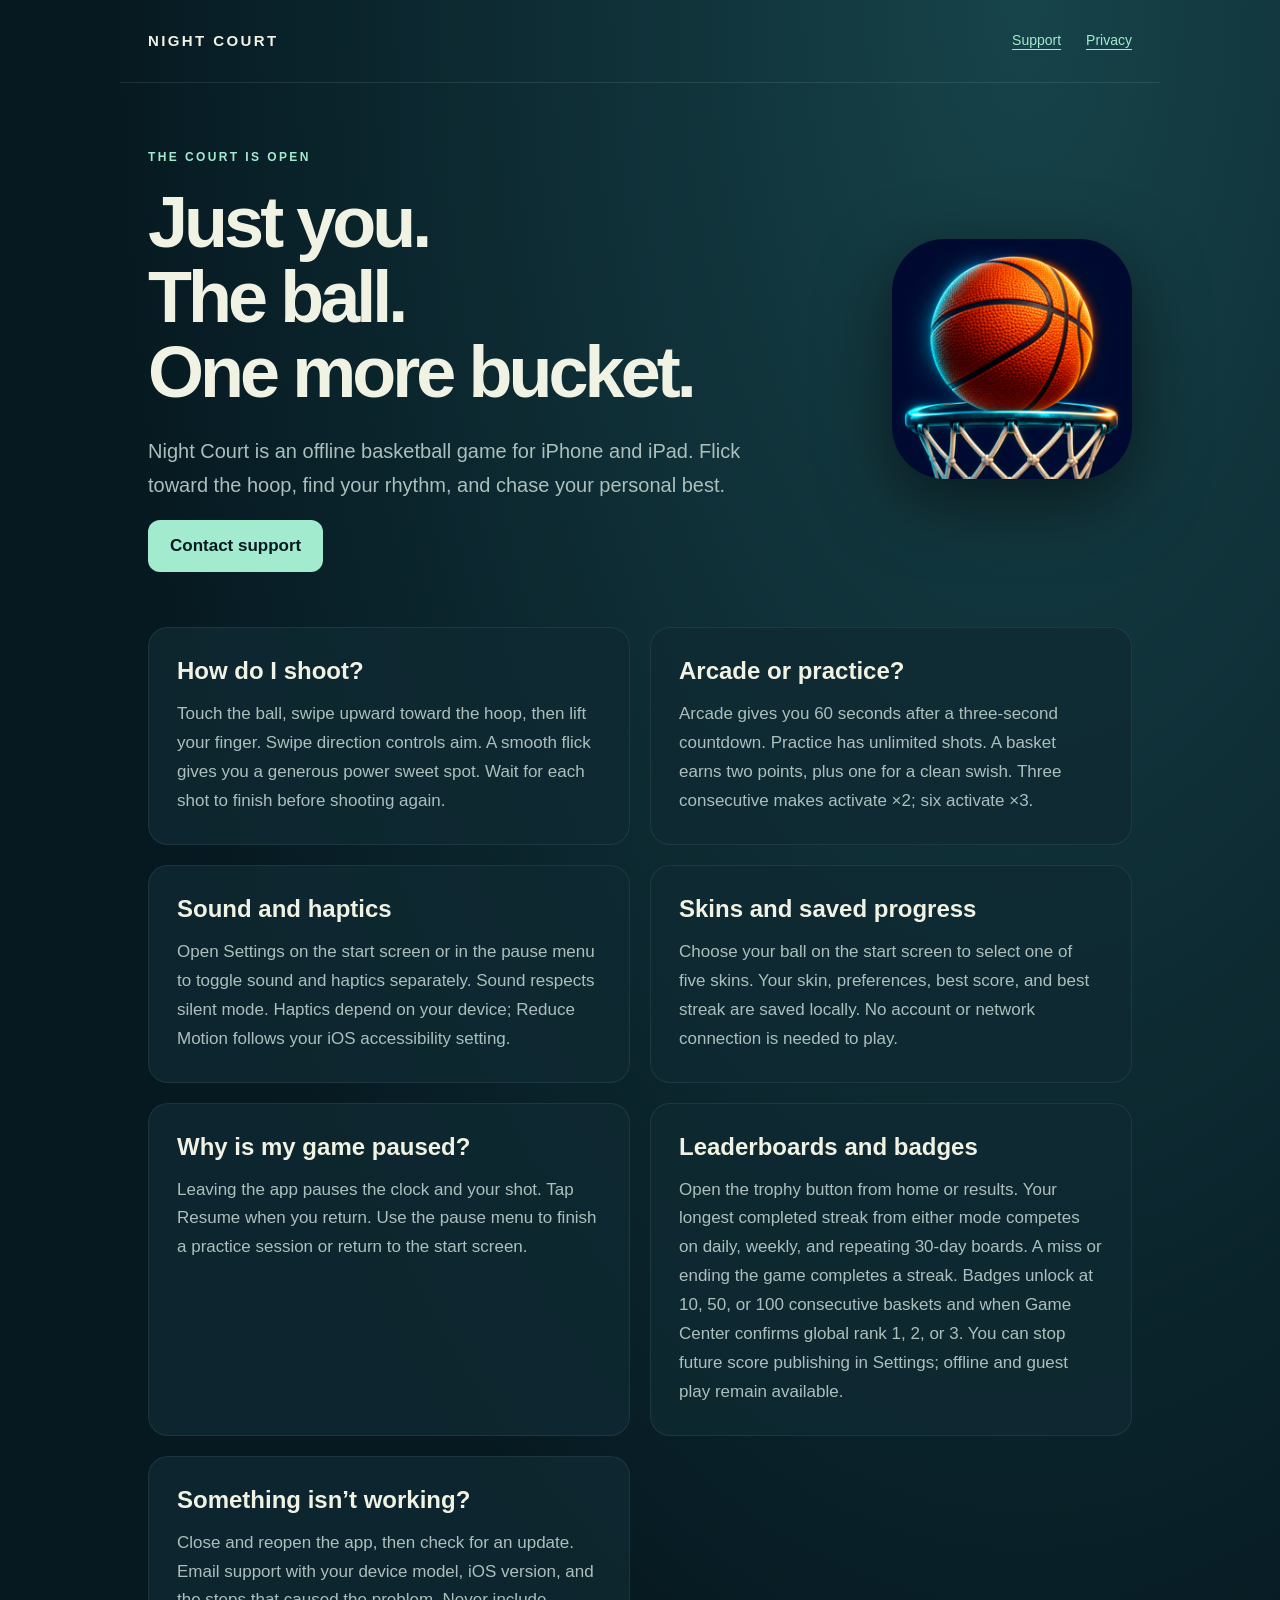
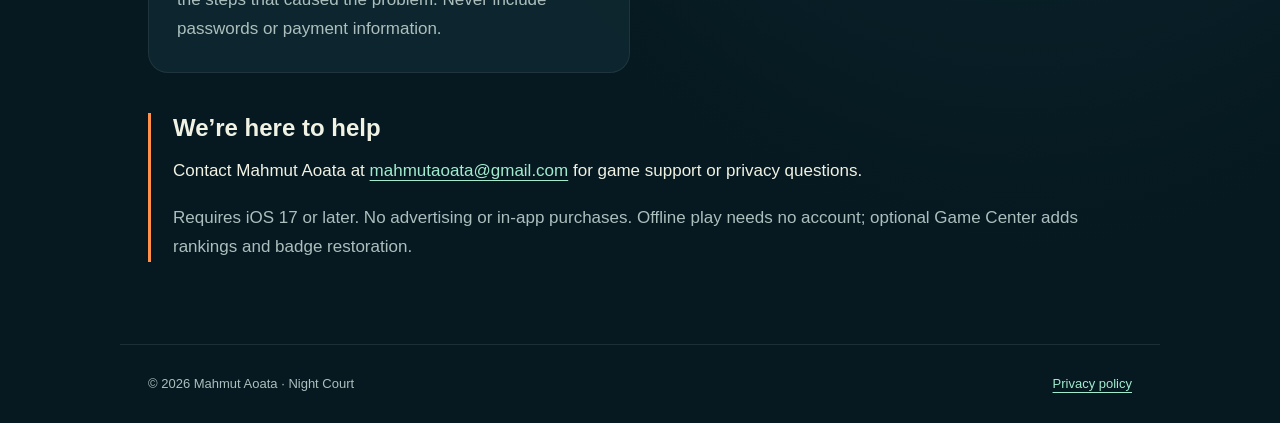
<file: index.html>
<!doctype html>
<html lang="en"><head><meta charset="utf-8"><meta name="viewport" content="width=device-width,initial-scale=1"><meta name="description" content="Support for Night Court, an offline swipe-to-shoot basketball game for iPhone and iPad."><title>Night Court — Support</title><link rel="icon" href="assets/icon.png"><link rel="stylesheet" href="styles.css"></head>
<body><a class="skip" href="#main">Skip to content</a><header><a class="brand" href="./">NIGHT COURT</a><nav aria-label="Main navigation"><a href="./" aria-current="page">Support</a><a href="privacypolicy.html">Privacy</a></nav></header>
<main id="main"><section class="hero"><div><p class="eyebrow">The court is open</p><h1>Just you.<br>The ball.<br>One more bucket.</h1><p class="intro">Night Court is an offline basketball game for iPhone and iPad. Flick toward the hoop, find your rhythm, and chase your personal best.</p><a class="button" href="mailto:mahmutaoata@gmail.com?subject=Night%20Court%20Support">Contact support</a></div><img class="icon" src="assets/icon.png" width="256" height="256" alt="Orange basketball above a teal-lit hoop"></section>
<section class="grid" aria-label="Frequently asked questions"><div class="card"><h2>How do I shoot?</h2><p>Touch the ball, swipe upward toward the hoop, then lift your finger. Swipe direction controls aim. A smooth flick gives you a generous power sweet spot. Wait for each shot to finish before shooting again.</p></div><div class="card"><h2>Arcade or practice?</h2><p>Arcade gives you 60 seconds after a three-second countdown. Practice has unlimited shots. A basket earns two points, plus one for a clean swish. Three consecutive makes activate ×2; six activate ×3.</p></div><div class="card"><h2>Sound and haptics</h2><p>Open Settings on the start screen or in the pause menu to toggle sound and haptics separately. Sound respects silent mode. Haptics depend on your device; Reduce Motion follows your iOS accessibility setting.</p></div><div class="card"><h2>Skins and saved progress</h2><p>Choose your ball on the start screen to select one of five skins. Your skin, preferences, best score, and best streak are saved locally. No account or network connection is needed to play.</p></div><div class="card"><h2>Why is my game paused?</h2><p>Leaving the app pauses the clock and your shot. Tap Resume when you return. Use the pause menu to finish a practice session or return to the start screen.</p></div><div class="card"><h2>Leaderboards and badges</h2><p>Open the trophy button from home or results. Your longest completed streak from either mode competes on daily, weekly, and repeating 30-day boards. A miss or ending the game completes a streak. Badges unlock at 10, 50, or 100 consecutive baskets and when Game Center confirms global rank 1, 2, or 3. You can stop future score publishing in Settings; offline and guest play remain available.</p></div><div class="card"><h2>Something isn’t working?</h2><p>Close and reopen the app, then check for an update. Email support with your device model, iOS version, and the steps that caused the problem. Never include passwords or payment information.</p></div></section>
<section class="contact"><h2>We’re here to help</h2><p>Contact Mahmut Aoata at <a href="mailto:mahmutaoata@gmail.com">mahmutaoata@gmail.com</a> for game support or privacy questions.</p><p class="muted">Requires iOS 17 or later. No advertising or in-app purchases. Offline play needs no account; optional Game Center adds rankings and badge restoration.</p></section></main>
<footer><span>© 2026 Mahmut Aoata · Night Court</span><a href="privacypolicy.html">Privacy policy</a></footer></body></html>
</file>
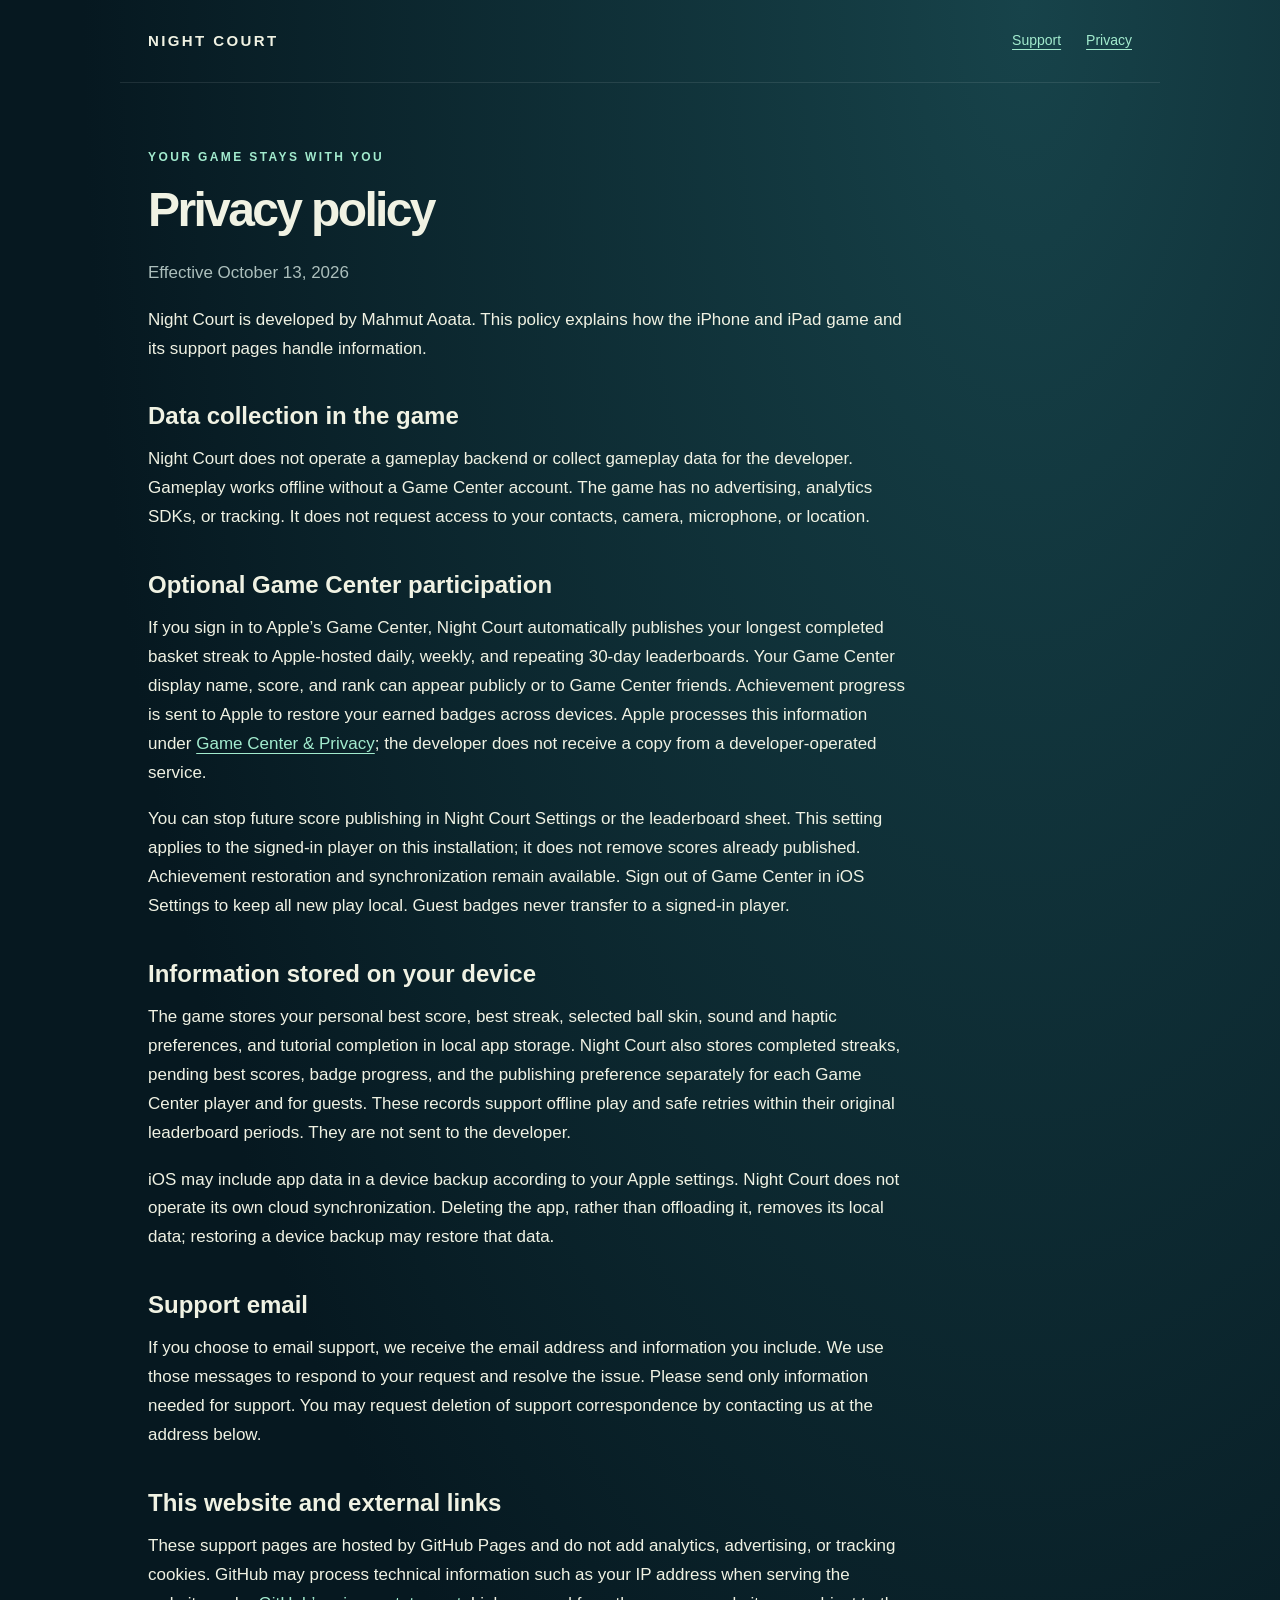
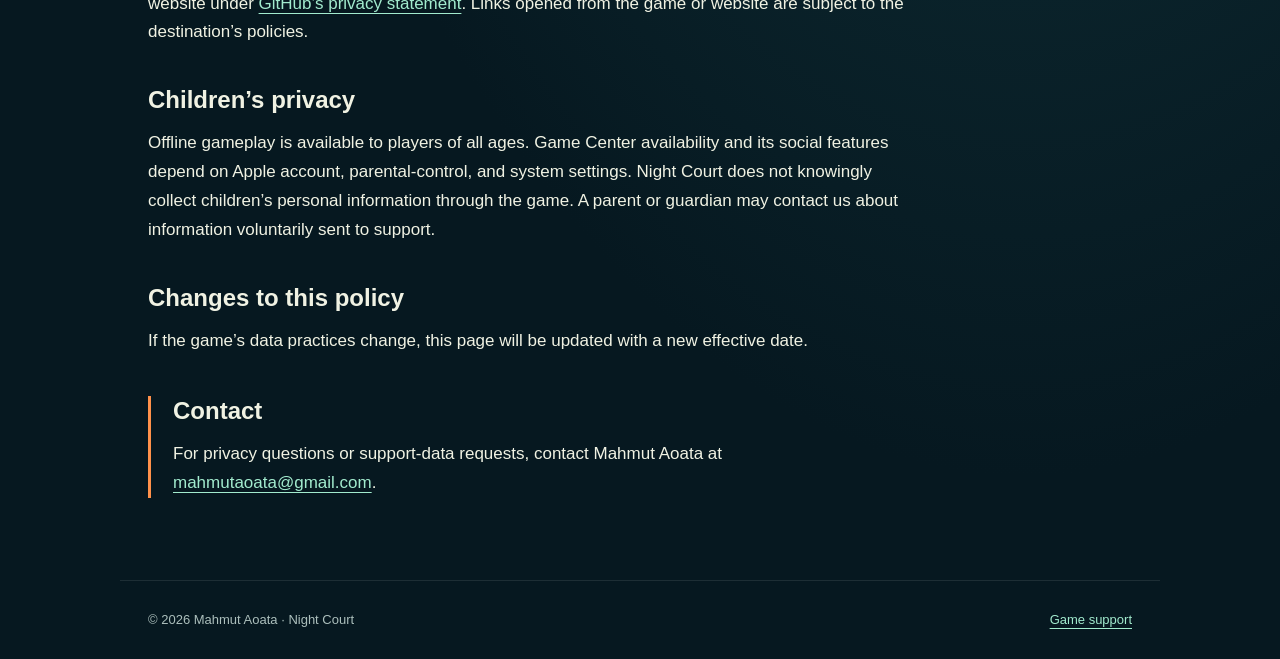
<file: privacy.html>
<!doctype html>
<html lang="en"><head><meta charset="utf-8"><meta name="viewport" content="width=device-width,initial-scale=1"><meta http-equiv="refresh" content="0;url=privacypolicy.html"><title>Night Court Privacy Policy</title></head><body><a href="privacypolicy.html">Read the Night Court privacy policy</a></body></html>
</file>
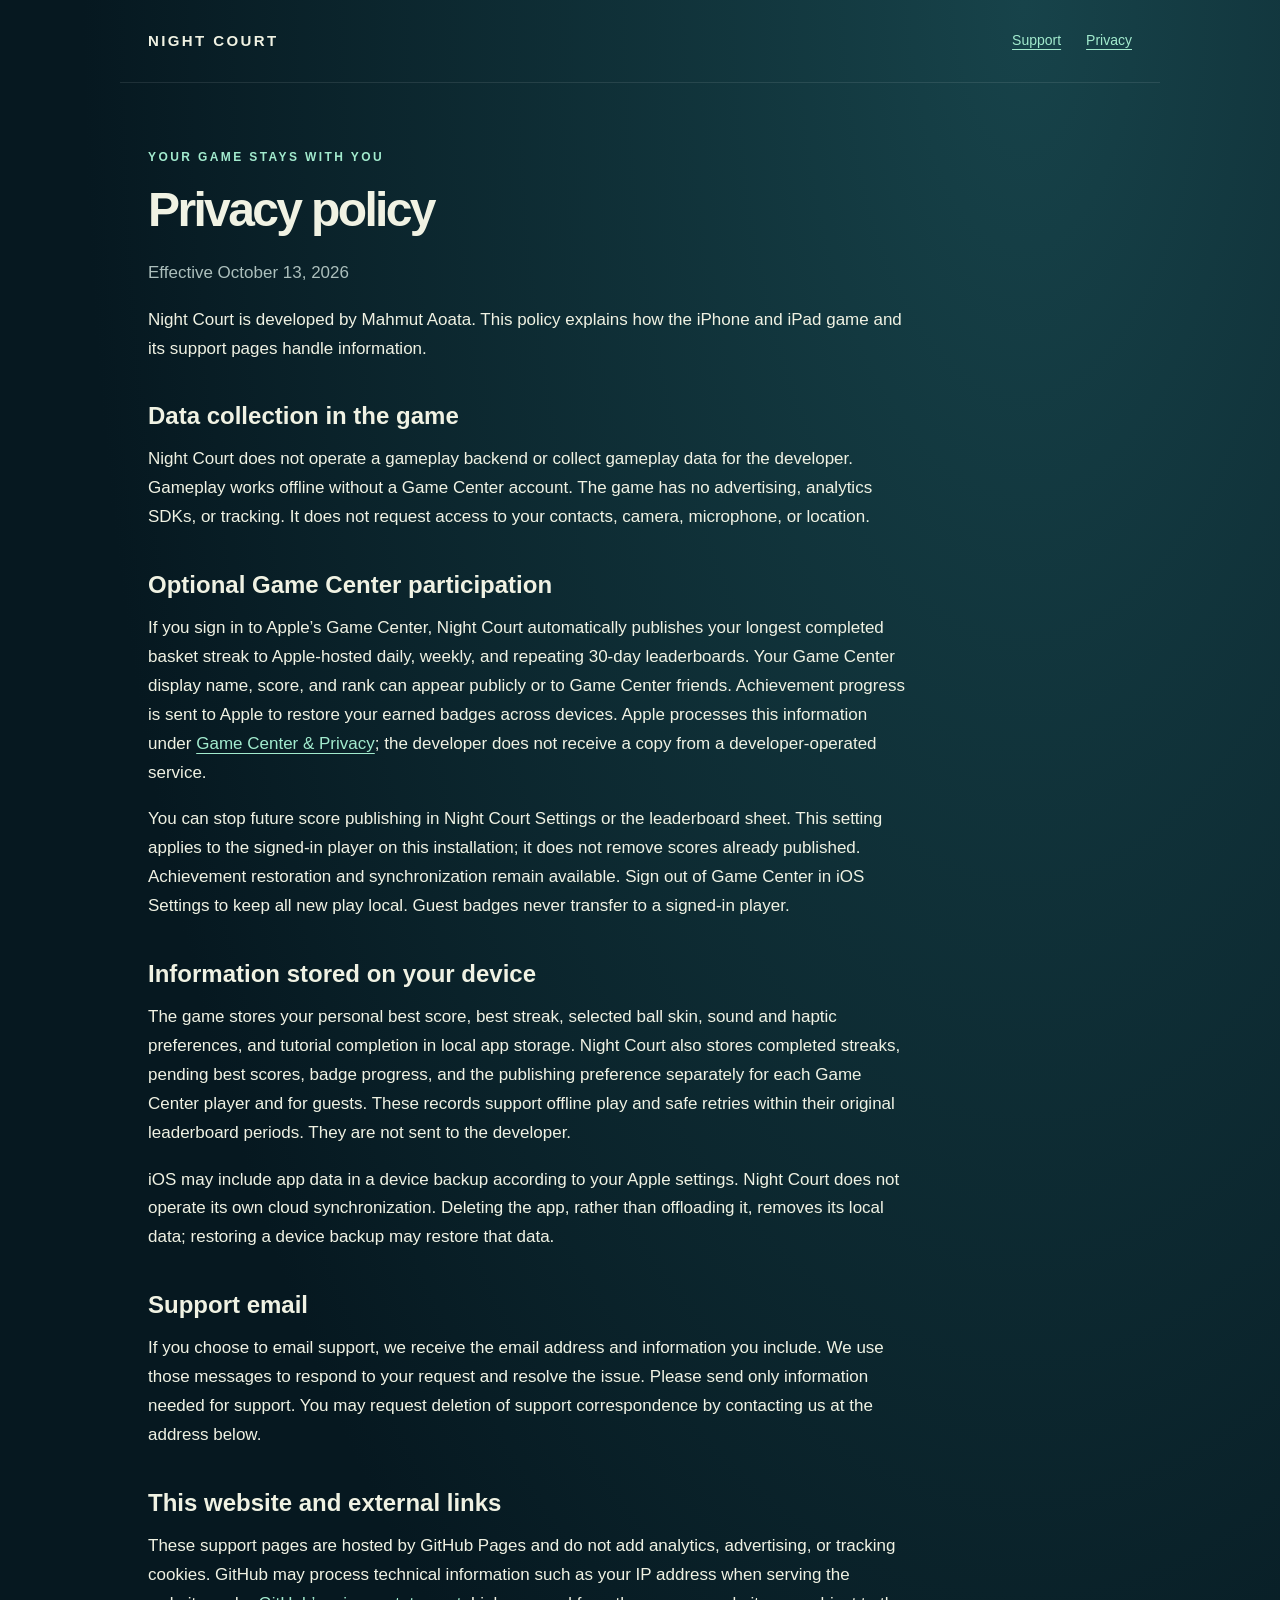
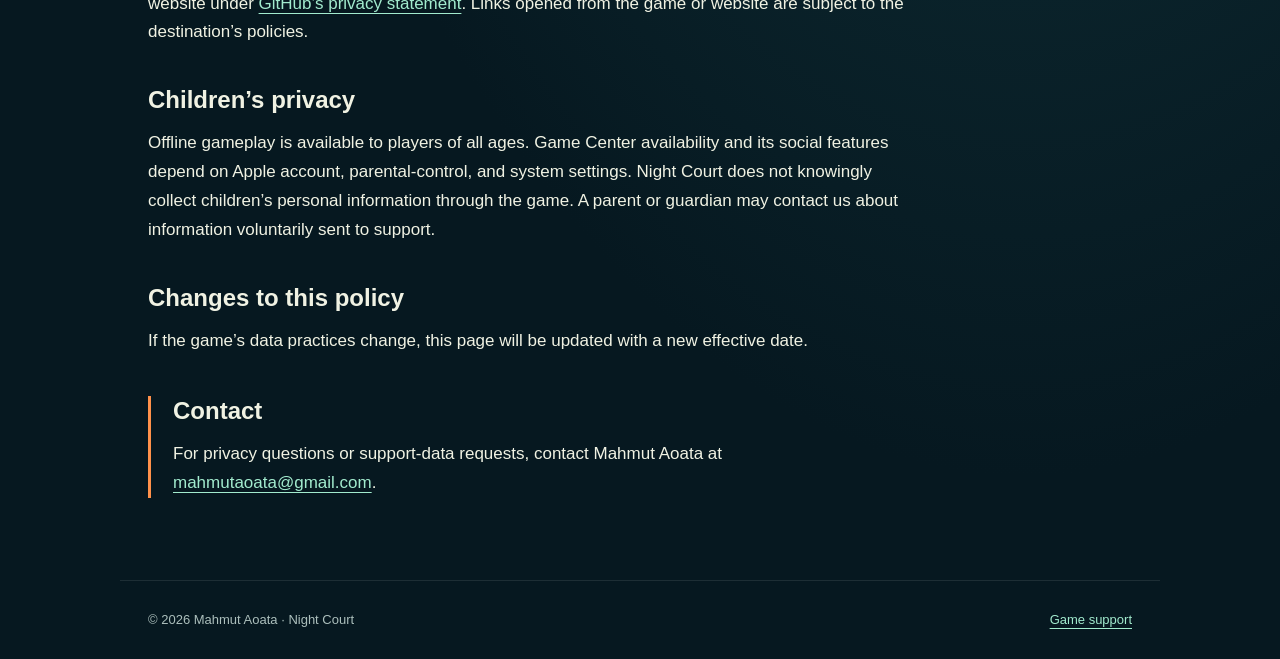
<file: privacypolicy.html>
<!doctype html>
<html lang="en"><head><meta charset="utf-8"><meta name="viewport" content="width=device-width,initial-scale=1"><meta name="description" content="Night Court privacy policy: offline gameplay, local preferences, and no tracking."><title>Privacy Policy — Night Court</title><link rel="icon" href="assets/icon.png"><link rel="stylesheet" href="styles.css"></head>
<body><a class="skip" href="#main">Skip to content</a><header><a class="brand" href="./">NIGHT COURT</a><nav aria-label="Main navigation"><a href="./">Support</a><a href="privacypolicy.html" aria-current="page">Privacy</a></nav></header>
<main id="main"><article><p class="eyebrow">Your game stays with you</p><h1>Privacy policy</h1><p class="muted">Effective October 13, 2026</p><p>Night Court is developed by Mahmut Aoata. This policy explains how the iPhone and iPad game and its support pages handle information.</p>
<h2>Data collection in the game</h2><p>Night Court does not operate a gameplay backend or collect gameplay data for the developer. Gameplay works offline without a Game Center account. The game has no advertising, analytics SDKs, or tracking. It does not request access to your contacts, camera, microphone, or location.</p>
<h2>Optional Game Center participation</h2><p>If you sign in to Apple’s Game Center, Night Court automatically publishes your longest completed basket streak to Apple-hosted daily, weekly, and repeating 30-day leaderboards. Your Game Center display name, score, and rank can appear publicly or to Game Center friends. Achievement progress is sent to Apple to restore your earned badges across devices. Apple processes this information under <a href="https://www.apple.com/legal/privacy/data/en/game-center/">Game Center &amp; Privacy</a>; the developer does not receive a copy from a developer-operated service.</p><p>You can stop future score publishing in Night Court Settings or the leaderboard sheet. This setting applies to the signed-in player on this installation; it does not remove scores already published. Achievement restoration and synchronization remain available. Sign out of Game Center in iOS Settings to keep all new play local. Guest badges never transfer to a signed-in player.</p><h2>Information stored on your device</h2><p>The game stores your personal best score, best streak, selected ball skin, sound and haptic preferences, and tutorial completion in local app storage. Night Court also stores completed streaks, pending best scores, badge progress, and the publishing preference separately for each Game Center player and for guests. These records support offline play and safe retries within their original leaderboard periods. They are not sent to the developer.</p><p>iOS may include app data in a device backup according to your Apple settings. Night Court does not operate its own cloud synchronization. Deleting the app, rather than offloading it, removes its local data; restoring a device backup may restore that data.</p>
<h2>Support email</h2><p>If you choose to email support, we receive the email address and information you include. We use those messages to respond to your request and resolve the issue. Please send only information needed for support. You may request deletion of support correspondence by contacting us at the address below.</p>
<h2>This website and external links</h2><p>These support pages are hosted by GitHub Pages and do not add analytics, advertising, or tracking cookies. GitHub may process technical information such as your IP address when serving the website under <a href="https://docs.github.com/en/site-policy/privacy-policies/github-general-privacy-statement">GitHub’s privacy statement</a>. Links opened from the game or website are subject to the destination’s policies.</p>
<h2>Children’s privacy</h2><p>Offline gameplay is available to players of all ages. Game Center availability and its social features depend on Apple account, parental-control, and system settings. Night Court does not knowingly collect children’s personal information through the game. A parent or guardian may contact us about information voluntarily sent to support.</p>
<h2>Changes to this policy</h2><p>If the game’s data practices change, this page will be updated with a new effective date.</p>
<section class="contact"><h2>Contact</h2><p>For privacy questions or support-data requests, contact Mahmut Aoata at <a href="mailto:mahmutaoata@gmail.com">mahmutaoata@gmail.com</a>.</p></section></article></main>
<footer><span>© 2026 Mahmut Aoata · Night Court</span><a href="./">Game support</a></footer></body></html>
</file>
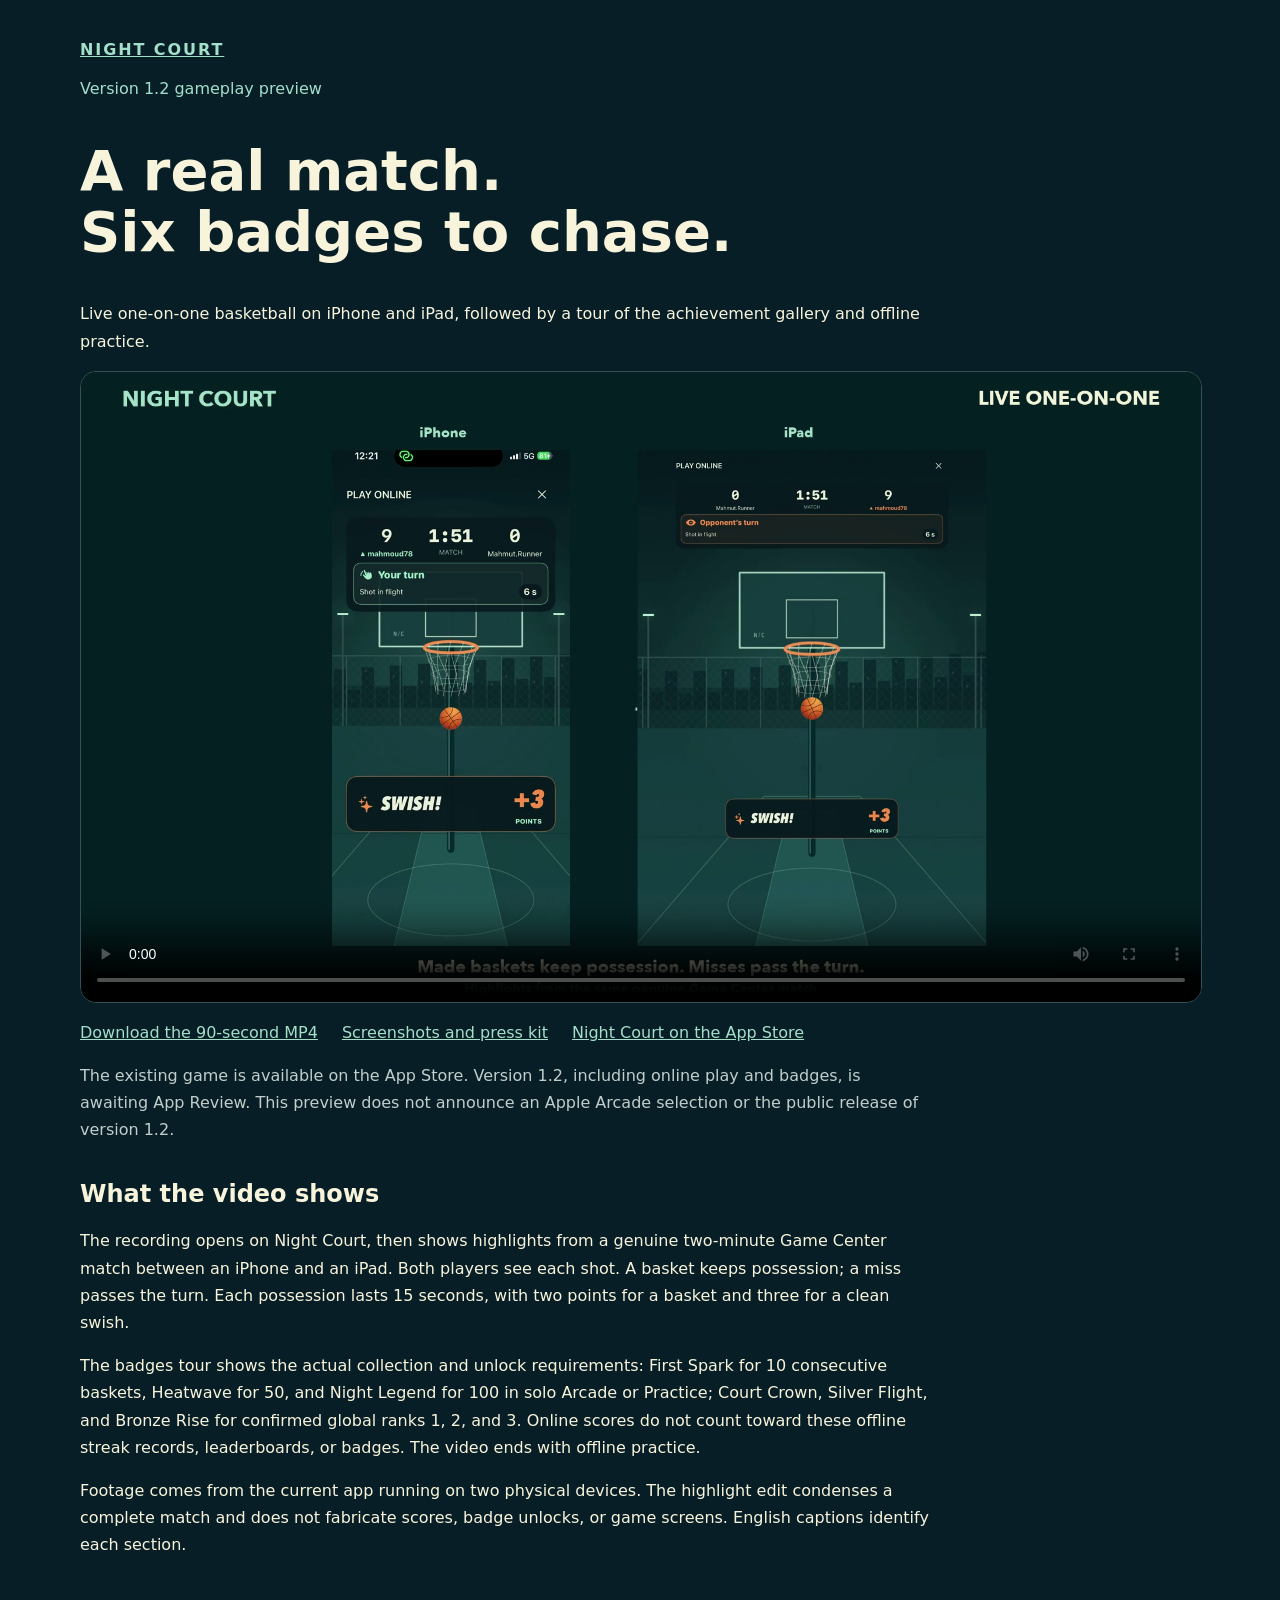
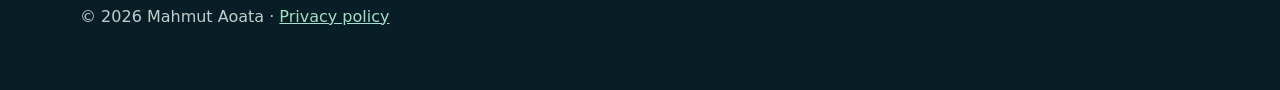
<file: press-kit/1.2/arcade-demo.html>
<!doctype html>
<html lang="en">
<head>
  <meta charset="utf-8">
  <meta name="viewport" content="width=device-width,initial-scale=1">
  <meta name="description" content="Night Court 1.2 gameplay: a genuine two-device Game Center match, the six achievement badges, and offline practice.">
  <title>Night Court 1.2 — Gameplay video</title>
  <style>
    :root{color-scheme:dark;font-family:system-ui,-apple-system,sans-serif;background:#071e26;color:#f8f4dc}
    body{margin:0}main{max-width:1120px;margin:auto;padding:40px 24px 64px}a{color:#a4dfca}a:focus-visible{outline:3px solid #ff8b45;outline-offset:5px}
    .brand{font-weight:750;letter-spacing:.12em;color:#a4dfca}.eyebrow{color:#a4dfca}h1{font-size:clamp(32px,5vw,56px);line-height:1.1;max-width:800px}p,li{line-height:1.7;max-width:850px}.note{color:#c1cecb}
    video{display:block;width:100%;height:auto;aspect-ratio:16/9;background:#05151c;border-radius:16px;border:1px solid #345159}section{margin-top:36px}.links{display:flex;flex-wrap:wrap;gap:24px}footer{margin-top:48px;color:#c1cecb}
  </style>
</head>
<body>
<main>
  <a class="brand" href="../../">NIGHT COURT</a>
  <p class="eyebrow">Version 1.2 gameplay preview</p>
  <h1>A real match.<br>Six badges to chase.</h1>
  <p>Live one-on-one basketball on iPhone and iPad, followed by a tour of the achievement gallery and offline practice.</p>
  <video controls playsinline preload="metadata" poster="night-court-arcade-demo-poster.jpg" aria-label="Night Court 1.2 gameplay recording" aria-describedby="video-transcript">
    <source src="https://raw.githubusercontent.com/mdo91/night-court-support/main/press-kit/1.2/night-court-arcade-demo.mp4" type="video/mp4">
    Your browser does not support this video. <a href="https://raw.githubusercontent.com/mdo91/night-court-support/main/press-kit/1.2/night-court-arcade-demo.mp4">Download the MP4 recording.</a>
  </video>
  <p class="links"><a href="https://raw.githubusercontent.com/mdo91/night-court-support/main/press-kit/1.2/night-court-arcade-demo.mp4">Download the 90-second MP4</a><a href="https://github.com/mdo91/night-court-support/tree/main/press-kit/1.2">Screenshots and press kit</a><a href="https://apps.apple.com/app/id6811611866">Night Court on the App Store</a></p>
  <p class="note">The existing game is available on the App Store. Version 1.2, including online play and badges, is awaiting App Review. This preview does not announce an Apple Arcade selection or the public release of version 1.2.</p>
  <section id="video-transcript" aria-labelledby="transcript-title">
    <h2 id="transcript-title">What the video shows</h2>
    <p>The recording opens on Night Court, then shows highlights from a genuine two-minute Game Center match between an iPhone and an iPad. Both players see each shot. A basket keeps possession; a miss passes the turn. Each possession lasts 15 seconds, with two points for a basket and three for a clean swish.</p>
    <p>The badges tour shows the actual collection and unlock requirements: First Spark for 10 consecutive baskets, Heatwave for 50, and Night Legend for 100 in solo Arcade or Practice; Court Crown, Silver Flight, and Bronze Rise for confirmed global ranks 1, 2, and 3. Online scores do not count toward these offline streak records, leaderboards, or badges. The video ends with offline practice.</p>
    <p>Footage comes from the current app running on two physical devices. The highlight edit condenses a complete match and does not fabricate scores, badge unlocks, or game screens. English captions identify each section.</p>
  </section>
  <footer>© 2026 Mahmut Aoata · <a href="../../privacypolicy.html">Privacy policy</a></footer>
</main>
</body>
</html>
</file>
<file: styles.css>
:root{color-scheme:dark;--navy:#061820;--panel:#102a33;--mint:#a2ebce;--cream:#f0f2e3;--muted:#acbfbc;--orange:#ff914b}*{box-sizing:border-box}body{margin:0;background:radial-gradient(ellipse at 80% 0%,#17434a 0%,var(--navy) 65%);color:var(--cream);font:17px/1.7 -apple-system,BlinkMacSystemFont,"Segoe UI",sans-serif;min-height:100vh}a{color:var(--mint);text-underline-offset:4px}a:hover{color:white}a:focus-visible{outline:3px solid var(--orange);outline-offset:5px}header,main,footer{max-width:1040px;margin:auto;padding:28px}header{display:flex;align-items:center;justify-content:space-between;gap:24px;border-bottom:1px solid #ffffff18}.brand{font-size:15px;font-weight:800;letter-spacing:.16em;text-decoration:none;color:var(--cream)}nav{display:flex;gap:25px;font-size:14px}main{padding-top:64px;padding-bottom:64px}.hero{display:grid;grid-template-columns:1fr 240px;gap:64px;align-items:center}.eyebrow{color:var(--mint);font-size:12px;font-weight:700;letter-spacing:.2em;text-transform:uppercase}h1{font-size:clamp(40px,6vw,72px);line-height:1.04;letter-spacing:-.055em;margin:18px 0 24px}h2{font-size:24px;line-height:1.25;margin:0 0 14px}p{margin:0 0 18px}.intro{font-size:20px;max-width:620px;color:var(--muted)}.icon{width:100%;height:auto;border-radius:22%;box-shadow:0 22px 70px #0008}.button{display:inline-block;padding:12px 22px;background:var(--mint);color:var(--navy);border-radius:12px;font-weight:750;text-decoration:none}.button:hover{background:var(--cream);color:var(--navy)}.grid{display:grid;grid-template-columns:1fr 1fr;gap:20px;margin-top:55px}.card{padding:28px;background:#102a33cc;border:1px solid #ffffff12;border-radius:20px}.card p:last-child{margin-bottom:0}.muted,.card p{color:var(--muted)}article{max-width:760px}article h1{font-size:48px}article h2{margin-top:38px}article ul{padding-left:22px}.contact{margin-top:40px;border-left:3px solid var(--orange);padding-left:22px;overflow-wrap:anywhere}footer{border-top:1px solid #ffffff18;color:var(--muted);font-size:13px;display:flex;justify-content:space-between;gap:20px}.skip{position:absolute;top:-100px;left:15px}.skip:focus{top:10px;background:var(--navy);padding:10px}@media(max-width:650px){header,main,footer{padding:22px}main{padding-top:40px}.hero{grid-template-columns:1fr;gap:28px}.icon{width:135px;grid-row:1}.grid{grid-template-columns:1fr;margin-top:34px}nav{gap:15px}footer{display:block}article h1{font-size:40px}}
</file>
